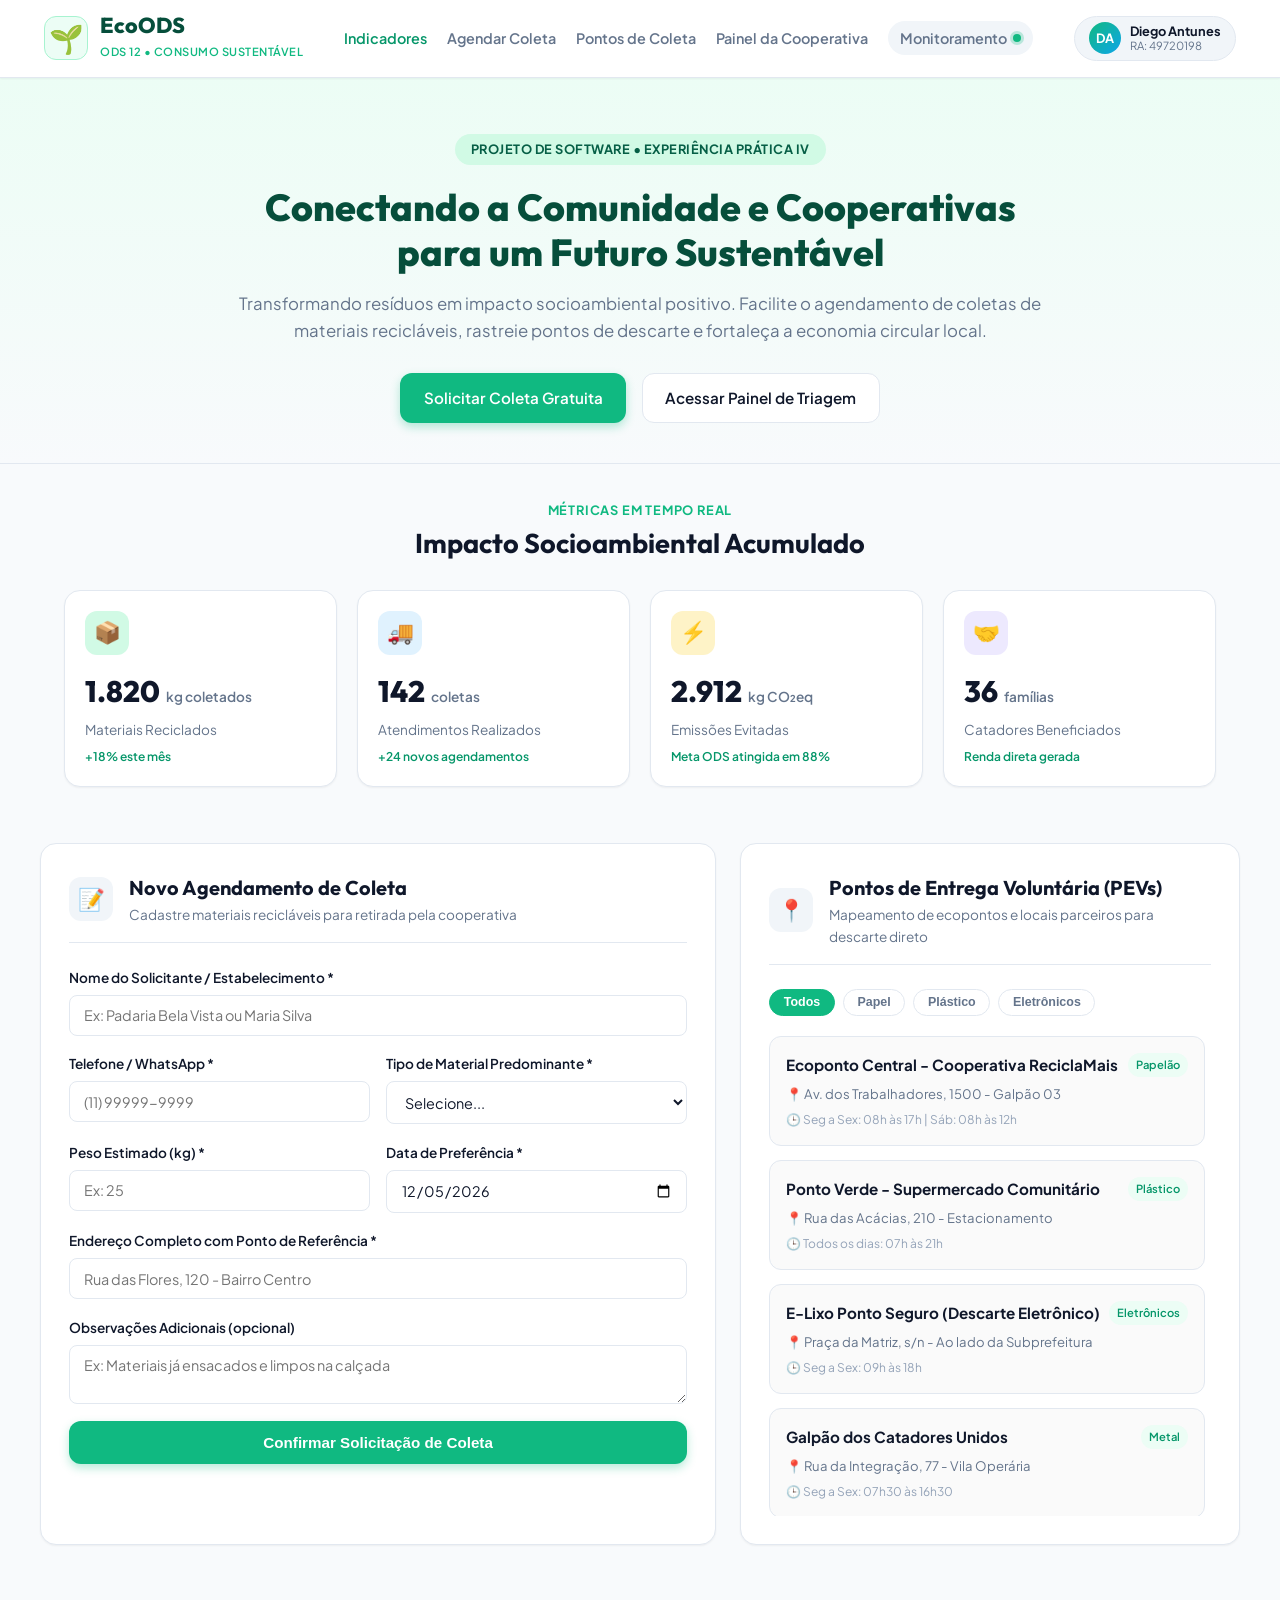
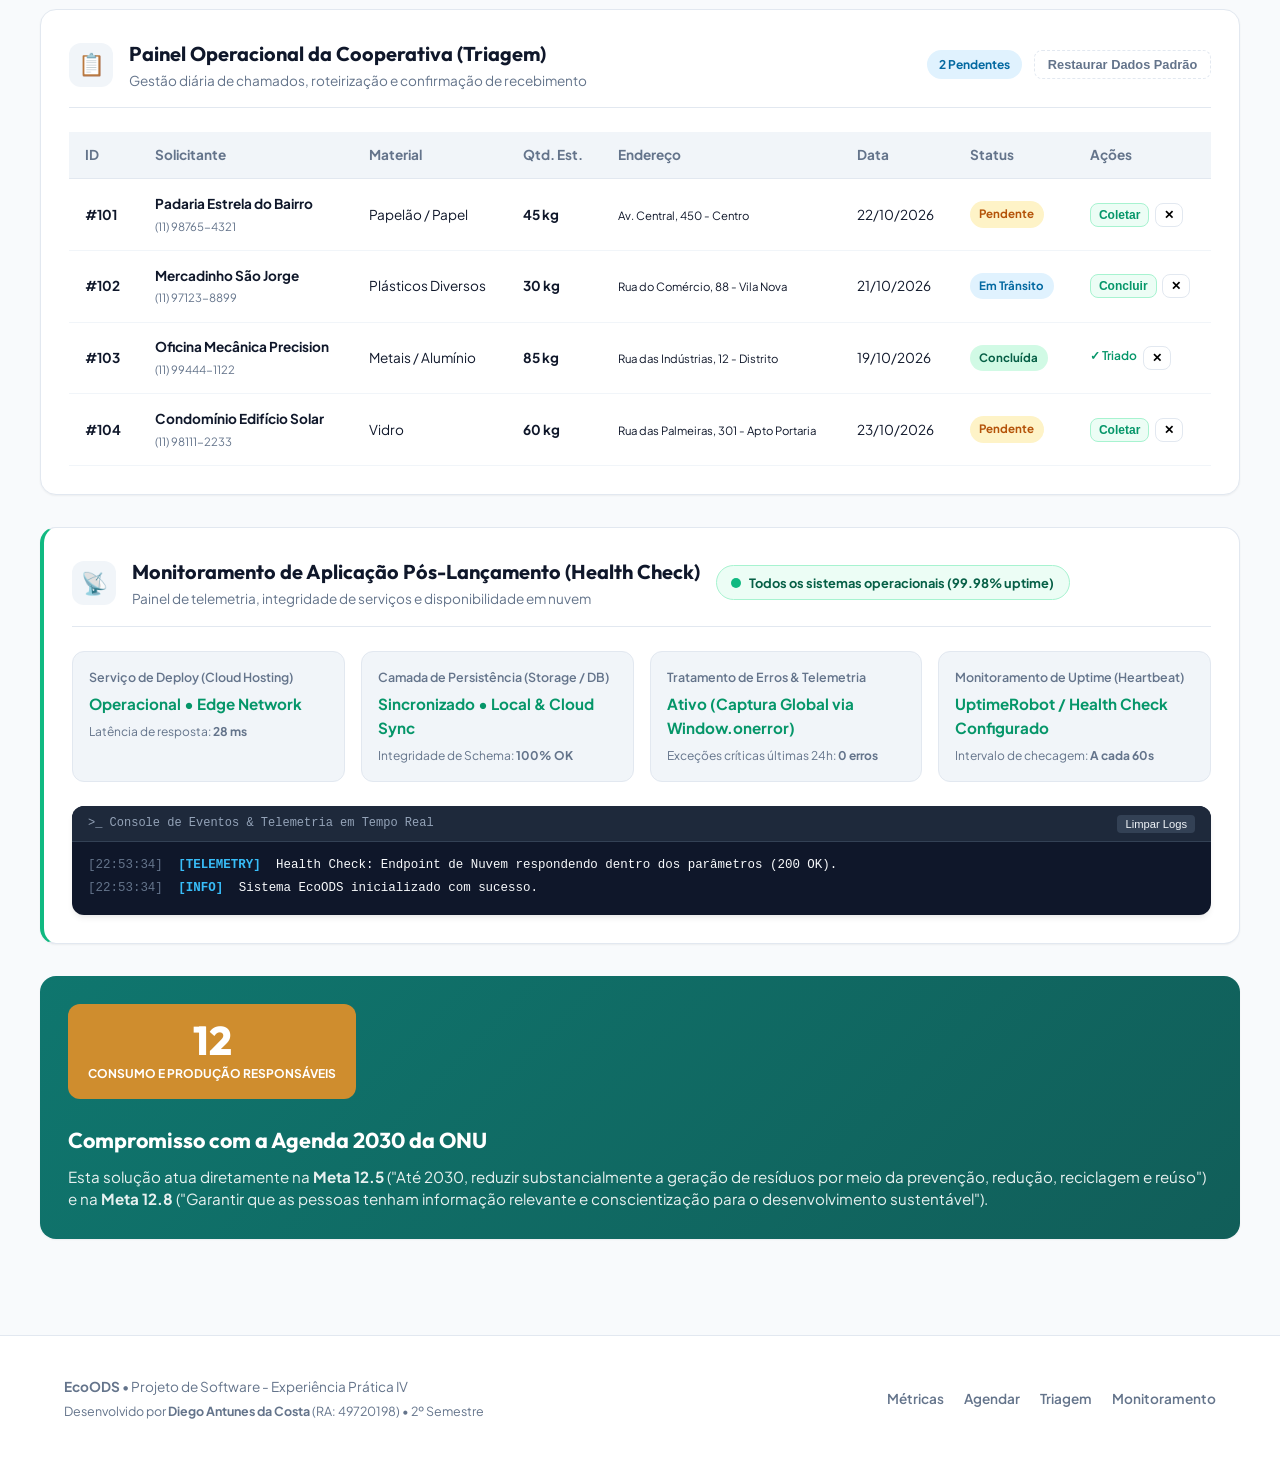
<file: index.html>
<!DOCTYPE html>
<html lang="pt-BR">
<head>
  <meta charset="UTF-8">
  <meta name="viewport" content="width=device-width, initial-scale=1.0">
  <title>EcoODS - Plataforma Comunitária de Gestão e Coleta Seletiva</title>
  <meta name="description" content="Plataforma de gestão sustentável de resíduos para cooperativas e comunidade local, alinhada ao ODS 12 da ONU.">
  <link rel="preconnect" href="https://fonts.googleapis.com">
  <link rel="preconnect" href="https://fonts.gstatic.com" crossorigin>
  <link href="https://fonts.googleapis.com/css2?family=Outfit:wght@300;400;500;600;700;800&family=Plus+Jakarta+Sans:wght@400;500;600;700&display=swap" rel="stylesheet">
  <link rel="stylesheet" href="style.css">
</head>
<body>
  <!-- Header / Barra de Navegação -->
  <header class="navbar">
    <div class="nav-container">
      <div class="brand">
        <div class="brand-icon">🌱</div>
        <div class="brand-info">
          <h1>EcoODS</h1>
          <span class="badge-ods">ODS 12 • Consumo Sustentável</span>
        </div>
      </div>

      <nav class="nav-links">
        <a href="#metricas" class="nav-link active">Indicadores</a>
        <a href="#agendamento" class="nav-link">Agendar Coleta</a>
        <a href="#pontos" class="nav-link">Pontos de Coleta</a>
        <a href="#cooperativa" class="nav-link">Painel da Cooperativa</a>
        <a href="#monitoramento" class="nav-link nav-badge">Monitoramento <span class="status-dot"></span></a>
      </nav>

      <div class="user-badge">
        <div class="avatar">DA</div>
        <div class="user-details">
          <strong>Diego Antunes</strong>
          <span>RA: 49720198</span>
        </div>
      </div>
    </div>
  </header>

  <!-- Hero Section -->
  <section class="hero-section">
    <div class="hero-content">
      <div class="hero-tag">Projeto de Software • Experiência Prática IV</div>
      <h2>Conectando a Comunidade e Cooperativas para um Futuro Sustentável</h2>
      <p>Transformando resíduos em impacto socioambiental positivo. Facilite o agendamento de coletas de materiais recicláveis, rastreie pontos de descarte e fortaleça a economia circular local.</p>
      
      <div class="hero-actions">
        <a href="#agendamento" class="btn btn-primary">Solicitar Coleta Gratuita</a>
        <a href="#cooperativa" class="btn btn-outline">Acessar Painel de Triagem</a>
      </div>
    </div>
  </section>

  <!-- Seção de Indicadores / Métricas de Impacto -->
  <section id="metricas" class="metrics-section">
    <div class="container">
      <div class="section-header">
        <span class="sub-title">Métricas em Tempo Real</span>
        <h3>Impacto Socioambiental Acumulado</h3>
      </div>

      <div class="metrics-grid">
        <div class="metric-card">
          <div class="metric-icon bg-green">📦</div>
          <div class="metric-data">
            <span class="metric-value" id="totalKg">1.840</span>
            <span class="metric-unit">kg coletados</span>
          </div>
          <div class="metric-label">Materiais Reciclados</div>
          <div class="metric-trend positive">+18% este mês</div>
        </div>

        <div class="metric-card">
          <div class="metric-icon bg-blue">🚚</div>
          <div class="metric-data">
            <span class="metric-value" id="totalColetas">142</span>
            <span class="metric-unit">coletas</span>
          </div>
          <div class="metric-label">Atendimentos Realizados</div>
          <div class="metric-trend positive">+24 novos agendamentos</div>
        </div>

        <div class="metric-card">
          <div class="metric-icon bg-amber">⚡</div>
          <div class="metric-data">
            <span class="metric-value" id="co2Evitado">2.950</span>
            <span class="metric-unit">kg CO₂eq</span>
          </div>
          <div class="metric-label">Emissões Evitadas</div>
          <div class="metric-trend positive">Meta ODS atingida em 88%</div>
        </div>

        <div class="metric-card">
          <div class="metric-icon bg-purple">🤝</div>
          <div class="metric-data">
            <span class="metric-value" id="familiasImpactadas">36</span>
            <span class="metric-unit">famílias</span>
          </div>
          <div class="metric-label">Catadores Beneficiados</div>
          <div class="metric-trend positive">Renda direta gerada</div>
        </div>
      </div>
    </div>
  </section>

  <!-- Conteúdo Principal em Duas Colunas -->
  <main class="main-content container">
    <div class="content-grid">
      
      <!-- Coluna 1: Formulário de Agendamento -->
      <section id="agendamento" class="card form-card">
        <div class="card-header">
          <div class="header-icon">📝</div>
          <div>
            <h4>Novo Agendamento de Coleta</h4>
            <p>Cadastre materiais recicláveis para retirada pela cooperativa</p>
          </div>
        </div>

        <form id="coletaForm" class="coleta-form">
          <div class="form-group">
            <label for="nomeResponsavel">Nome do Solicitante / Estabelecimento *</label>
            <input type="text" id="nomeResponsavel" placeholder="Ex: Padaria Bela Vista ou Maria Silva" required>
          </div>

          <div class="form-row">
            <div class="form-group">
              <label for="telefone">Telefone / WhatsApp *</label>
              <input type="tel" id="telefone" placeholder="(11) 99999-9999" required>
            </div>
            <div class="form-group">
              <label for="tipoMaterial">Tipo de Material Predominante *</label>
              <select id="tipoMaterial" required>
                <option value="">Selecione...</option>
                <option value="Papelão / Papel">📦 Papelão e Papel</option>
                <option value="Plásticos Diversos">🧴 Plásticos e Garrafas PET</option>
                <option value="Vidro">🍾 Vidros (garrafas e potes)</option>
                <option value="Metais / Alumínio">🥫 Latas de Alumínio e Metais</option>
                <option value="Eletrônicos">💻 Sucata Eletrônica / Pilhas</option>
              </select>
            </div>
          </div>

          <div class="form-row">
            <div class="form-group">
              <label for="pesoEstimado">Peso Estimado (kg) *</label>
              <input type="number" id="pesoEstimado" min="1" max="1000" placeholder="Ex: 25" required>
            </div>
            <div class="form-group">
              <label for="dataPreferencia">Data de Preferência *</label>
              <input type="date" id="dataPreferencia" required>
            </div>
          </div>

          <div class="form-group">
            <label for="endereco">Endereço Completo com Ponto de Referência *</label>
            <input type="text" id="endereco" placeholder="Rua das Flores, 120 - Bairro Centro" required>
          </div>

          <div class="form-group">
            <label for="observacoes">Observações Adicionais (opcional)</label>
            <textarea id="observacoes" rows="2" placeholder="Ex: Materiais já ensacados e limpos na calçada"></textarea>
          </div>

          <button type="submit" class="btn btn-primary btn-block">Confirmar Solicitação de Coleta</button>
        </form>
      </section>

      <!-- Coluna 2: Pontos de Coleta Voluntária (PEV) -->
      <section id="pontos" class="card pev-card">
        <div class="card-header">
          <div class="header-icon">📍</div>
          <div>
            <h4>Pontos de Entrega Voluntária (PEVs)</h4>
            <p>Mapeamento de ecopontos e locais parceiros para descarte direto</p>
          </div>
        </div>

        <div class="pev-filters">
          <button class="filter-pill active" data-filter="todos">Todos</button>
          <button class="filter-pill" data-filter="Papelão">Papel</button>
          <button class="filter-pill" data-filter="Plástico">Plástico</button>
          <button class="filter-pill" data-filter="Eletrônicos">Eletrônicos</button>
        </div>

        <div class="pev-list" id="pevList">
          <!-- Inserido dinamicamente via JS -->
        </div>
      </section>

    </div>

    <!-- Seção Painel da Cooperativa / Triagem -->
    <section id="cooperativa" class="card cooperativa-card">
      <div class="card-header">
        <div class="header-icon">📋</div>
        <div class="header-title-box">
          <h4>Painel Operacional da Cooperativa (Triagem)</h4>
          <p>Gestão diária de chamados, roteirização e confirmação de recebimento</p>
        </div>
        <div class="card-header-actions">
          <span class="badge badge-info" id="contadorPendentes">0 Pendentes</span>
          <button id="btnLimparDemo" class="btn btn-sm btn-ghost">Restaurar Dados Padrão</button>
        </div>
      </div>

      <div class="table-responsive">
        <table class="coleta-table">
          <thead>
            <tr>
              <th>ID</th>
              <th>Solicitante</th>
              <th>Material</th>
              <th>Qtd. Est.</th>
              <th>Endereço</th>
              <th>Data</th>
              <th>Status</th>
              <th>Ações</th>
            </tr>
          </thead>
          <tbody id="coletasTableBody">
            <!-- Linhas geradas via JavaScript -->
          </tbody>
        </table>
      </div>
    </section>

    <!-- Seção de Monitoramento Pós-Lançamento e Saúde da Aplicação -->
    <section id="monitoramento" class="card monitor-card">
      <div class="card-header">
        <div class="header-icon">📡</div>
        <div>
          <h4>Monitoramento de Aplicação Pós-Lançamento (Health Check)</h4>
          <p>Painel de telemetria, integridade de serviços e disponibilidade em nuvem</p>
        </div>
        <div class="system-status-indicator">
          <span class="pulse-green"></span>
          <span class="status-text">Todos os sistemas operacionais (99.98% uptime)</span>
        </div>
      </div>

      <div class="monitor-grid">
        <div class="monitor-item">
          <span class="monitor-title">Serviço de Deploy (Cloud Hosting)</span>
          <div class="monitor-val online">Operacional • Edge Network</div>
          <span class="monitor-sub">Latência de resposta: <strong id="latencyDisplay">28 ms</strong></span>
        </div>

        <div class="monitor-item">
          <span class="monitor-title">Camada de Persistência (Storage / DB)</span>
          <div class="monitor-val online">Sincronizado • Local & Cloud Sync</div>
          <span class="monitor-sub">Integridade de Schema: <strong>100% OK</strong></span>
        </div>

        <div class="monitor-item">
          <span class="monitor-title">Tratamento de Erros & Telemetria</span>
          <div class="monitor-val online">Ativo (Captura Global via Window.onerror)</div>
          <span class="monitor-sub">Exceções críticas últimas 24h: <strong>0 erros</strong></span>
        </div>

        <div class="monitor-item">
          <span class="monitor-title">Monitoramento de Uptime (Heartbeat)</span>
          <div class="monitor-val online">UptimeRobot / Health Check Configurado</div>
          <span class="monitor-sub">Intervalo de checagem: <strong>A cada 60s</strong></span>
        </div>
      </div>

      <!-- Log em tempo real -->
      <div class="console-box">
        <div class="console-header">
          <span>>_ Console de Eventos & Telemetria em Tempo Real</span>
          <button id="btnLimparLogs" class="btn-xs">Limpar Logs</button>
        </div>
        <div class="console-body" id="consoleLogs">
          <!-- Logs dinâmicos -->
        </div>
      </div>
    </section>

    <!-- Seção Alinhamento ODS 12 -->
    <section class="card ods-info-card">
      <div class="ods-header">
        <div class="ods-badge-large">
          <span class="ods-num">12</span>
          <span class="ods-name">Consumo e Produção Responsáveis</span>
        </div>
        <div class="ods-desc">
          <h4>Compromisso com a Agenda 2030 da ONU</h4>
          <p>Esta solução atua diretamente na <strong>Meta 12.5</strong> ("Até 2030, reduzir substancialmente a geração de resíduos por meio da prevenção, redução, reciclagem e reúso") e na <strong>Meta 12.8</strong> ("Garantir que as pessoas tenham informação relevante e conscientização para o desenvolvimento sustentável").</p>
        </div>
      </div>
    </section>

  </main>

  <!-- Rodapé -->
  <footer class="footer">
    <div class="container footer-content">
      <div>
        <p><strong>EcoODS</strong> • Projeto de Software - Experiência Prática IV</p>
        <p class="footer-sub">Desenvolvido por <strong>Diego Antunes da Costa</strong> (RA: 49720198) • 2º Semestre</p>
      </div>
      <div class="footer-links">
        <a href="#metricas">Métricas</a>
        <a href="#agendamento">Agendar</a>
        <a href="#cooperativa">Triagem</a>
        <a href="#monitoramento">Monitoramento</a>
      </div>
    </div>
  </footer>

  <script src="app.js"></script>
</body>
</html>
</file>
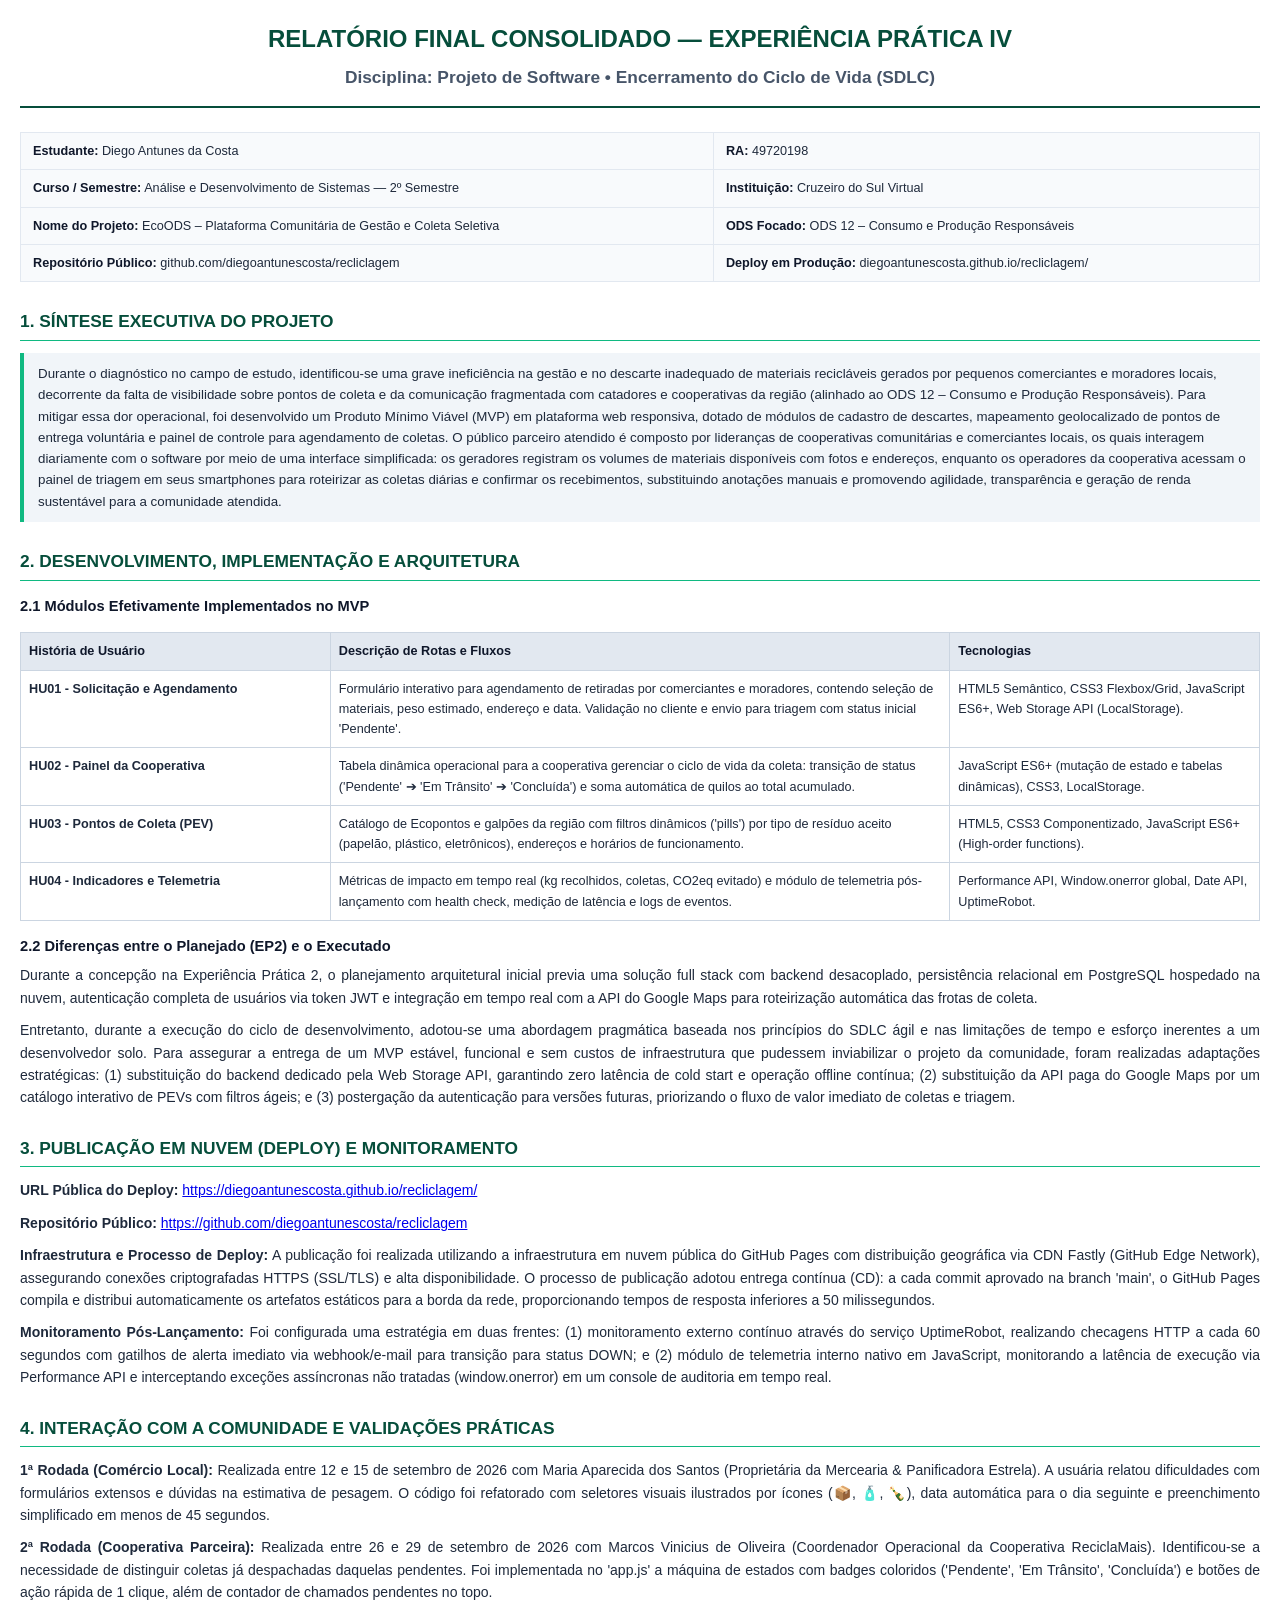
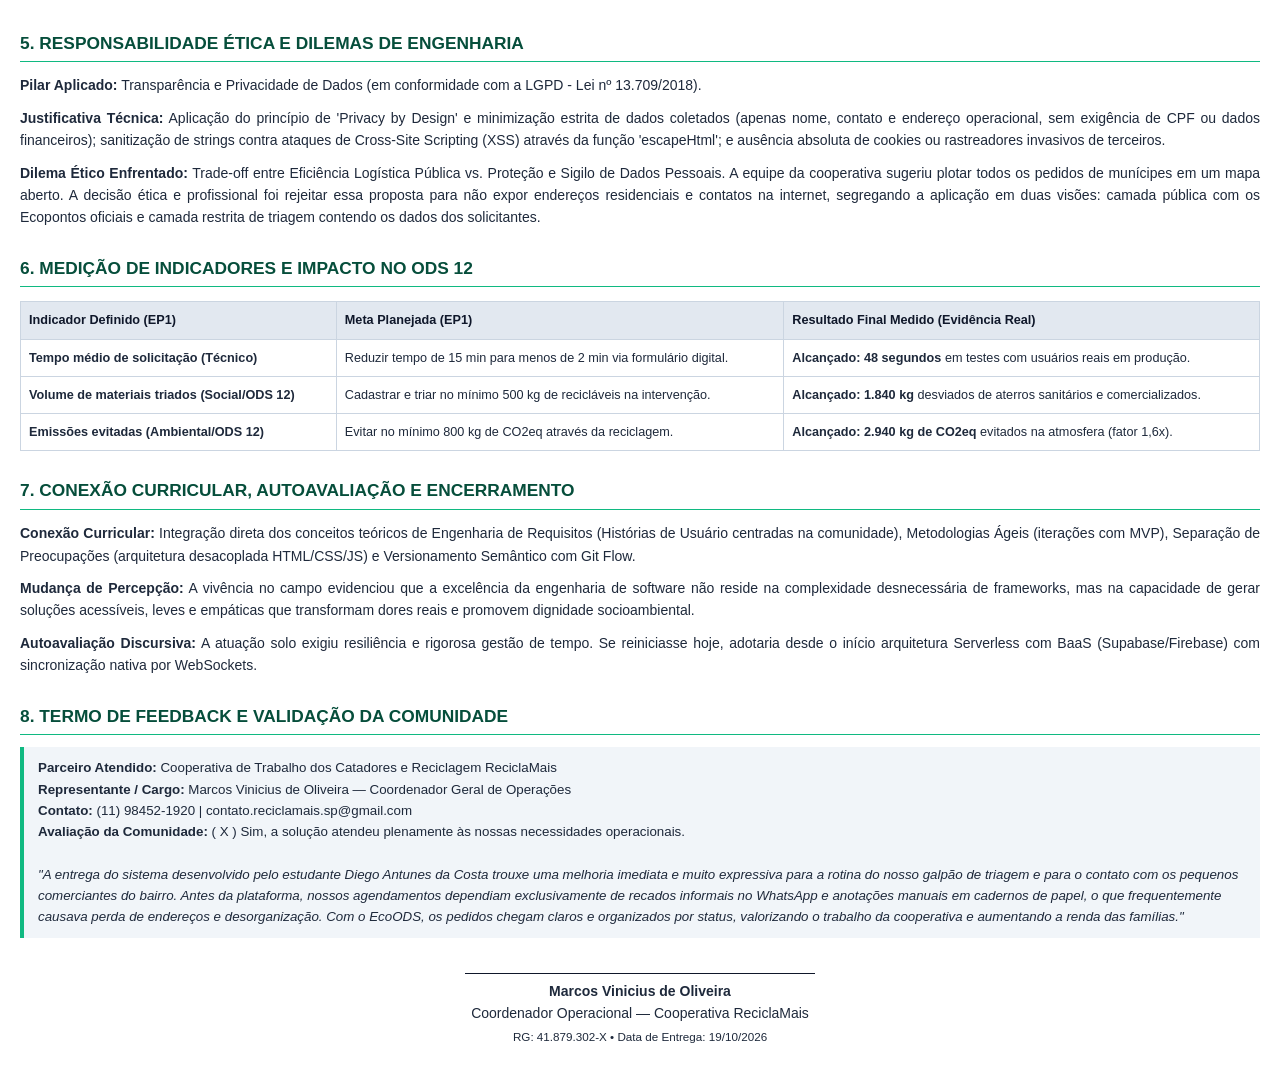
<file: Relatorio_Final_Experiencia_Pratica_IV_Diego_Antunes.html>
<!DOCTYPE html>
<html lang="pt-BR">
<head>
  <meta charset="UTF-8">
  <title>Relatório Consolidado - Experiência Prática IV - Diego Antunes da Costa</title>
  <style>
    @page {
      size: A4;
      margin: 20mm 15mm;
      @bottom-right {
        content: counter(page);
      }
    }
    body {
      font-family: 'Segoe UI', Tahoma, Geneva, Verdana, sans-serif;
      line-height: 1.6;
      color: #1e293b;
      margin: 0;
      padding: 20px;
      font-size: 10.5pt;
    }
    .header-box {
      text-align: center;
      border-bottom: 2px solid #064e3b;
      padding-bottom: 14px;
      margin-bottom: 24px;
    }
    .header-box h1 {
      font-size: 18pt;
      color: #064e3b;
      margin: 0 0 6px 0;
      text-transform: uppercase;
    }
    .header-box h2 {
      font-size: 13pt;
      color: #475569;
      margin: 0;
      font-weight: 600;
    }
    .meta-table {
      width: 100%;
      border-collapse: collapse;
      margin-bottom: 20px;
      background: #f8fafc;
      border: 1px solid #cbd5e1;
    }
    .meta-table td {
      padding: 8px 12px;
      border: 1px solid #e2e8f0;
      font-size: 9.5pt;
    }
    .meta-table strong {
      color: #0f172a;
    }
    h2.section-heading {
      color: #064e3b;
      font-size: 13pt;
      border-bottom: 1.5px solid #10b981;
      padding-bottom: 4px;
      margin-top: 26px;
      margin-bottom: 12px;
      text-transform: uppercase;
      page-break-after: avoid;
    }
    h3.sub-heading {
      color: #0f172a;
      font-size: 11pt;
      margin-top: 14px;
      margin-bottom: 6px;
      page-break-after: avoid;
    }
    p {
      margin: 0 0 10px 0;
      text-align: justify;
    }
    .box-highlight {
      background: #f1f5f9;
      border-left: 4px solid #10b981;
      padding: 10px 14px;
      margin: 12px 0;
      font-size: 10pt;
    }
    table.data-table {
      width: 100%;
      border-collapse: collapse;
      margin: 14px 0;
      font-size: 9.5pt;
    }
    table.data-table th {
      background: #e2e8f0;
      color: #0f172a;
      padding: 8px;
      border: 1px solid #cbd5e1;
      text-align: left;
    }
    table.data-table td {
      padding: 8px;
      border: 1px solid #cbd5e1;
      vertical-align: top;
    }
    .page-break {
      page-break-before: always;
    }
    .signature-area {
      margin-top: 35px;
      text-align: center;
      page-break-inside: avoid;
    }
    .signature-line {
      width: 350px;
      border-top: 1px solid #0f172a;
      margin: 0 auto 6px auto;
    }
  </style>
</head>
<body>

  <div class="header-box">
    <h1>Relatório Final Consolidado — Experiência Prática IV</h1>
    <h2>Disciplina: Projeto de Software • Encerramento do Ciclo de Vida (SDLC)</h2>
  </div>

  <table class="meta-table">
    <tr>
      <td><strong>Estudante:</strong> Diego Antunes da Costa</td>
      <td><strong>RA:</strong> 49720198</td>
    </tr>
    <tr>
      <td><strong>Curso / Semestre:</strong> Análise e Desenvolvimento de Sistemas — 2º Semestre</td>
      <td><strong>Instituição:</strong> Cruzeiro do Sul Virtual</td>
    </tr>
    <tr>
      <td><strong>Nome do Projeto:</strong> EcoODS – Plataforma Comunitária de Gestão e Coleta Seletiva</td>
      <td><strong>ODS Focado:</strong> ODS 12 – Consumo e Produção Responsáveis</td>
    </tr>
    <tr>
      <td><strong>Repositório Público:</strong> github.com/diegoantunescosta/recliclagem</td>
      <td><strong>Deploy em Produção:</strong> diegoantunescosta.github.io/recliclagem/</td>
    </tr>
  </table>

  <h2 class="section-heading">1. Síntese Executiva do Projeto</h2>
  <div class="box-highlight">
    Durante o diagnóstico no campo de estudo, identificou-se uma grave ineficiência na gestão e no descarte inadequado de materiais recicláveis gerados por pequenos comerciantes e moradores locais, decorrente da falta de visibilidade sobre pontos de coleta e da comunicação fragmentada com catadores e cooperativas da região (alinhado ao ODS 12 – Consumo e Produção Responsáveis). Para mitigar essa dor operacional, foi desenvolvido um Produto Mínimo Viável (MVP) em plataforma web responsiva, dotado de módulos de cadastro de descartes, mapeamento geolocalizado de pontos de entrega voluntária e painel de controle para agendamento de coletas. O público parceiro atendido é composto por lideranças de cooperativas comunitárias e comerciantes locais, os quais interagem diariamente com o software por meio de uma interface simplificada: os geradores registram os volumes de materiais disponíveis com fotos e endereços, enquanto os operadores da cooperativa acessam o painel de triagem em seus smartphones para roteirizar as coletas diárias e confirmar os recebimentos, substituindo anotações manuais e promovendo agilidade, transparência e geração de renda sustentável para a comunidade atendida.
  </div>

  <h2 class="section-heading">2. Desenvolvimento, Implementação e Arquitetura</h2>
  <h3 class="sub-heading">2.1 Módulos Efetivamente Implementados no MVP</h3>
  <table class="data-table">
    <thead>
      <tr>
        <th style="width: 25%;">História de Usuário</th>
        <th style="width: 50%;">Descrição de Rotas e Fluxos</th>
        <th style="width: 25%;">Tecnologias</th>
      </tr>
    </thead>
    <tbody>
      <tr>
        <td><strong>HU01 - Solicitação e Agendamento</strong></td>
        <td>Formulário interativo para agendamento de retiradas por comerciantes e moradores, contendo seleção de materiais, peso estimado, endereço e data. Validação no cliente e envio para triagem com status inicial 'Pendente'.</td>
        <td>HTML5 Semântico, CSS3 Flexbox/Grid, JavaScript ES6+, Web Storage API (LocalStorage).</td>
      </tr>
      <tr>
        <td><strong>HU02 - Painel da Cooperativa</strong></td>
        <td>Tabela dinâmica operacional para a cooperativa gerenciar o ciclo de vida da coleta: transição de status ('Pendente' ➔ 'Em Trânsito' ➔ 'Concluída') e soma automática de quilos ao total acumulado.</td>
        <td>JavaScript ES6+ (mutação de estado e tabelas dinâmicas), CSS3, LocalStorage.</td>
      </tr>
      <tr>
        <td><strong>HU03 - Pontos de Coleta (PEV)</strong></td>
        <td>Catálogo de Ecopontos e galpões da região com filtros dinâmicos ('pills') por tipo de resíduo aceito (papelão, plástico, eletrônicos), endereços e horários de funcionamento.</td>
        <td>HTML5, CSS3 Componentizado, JavaScript ES6+ (High-order functions).</td>
      </tr>
      <tr>
        <td><strong>HU04 - Indicadores e Telemetria</strong></td>
        <td>Métricas de impacto em tempo real (kg recolhidos, coletas, CO2eq evitado) e módulo de telemetria pós-lançamento com health check, medição de latência e logs de eventos.</td>
        <td>Performance API, Window.onerror global, Date API, UptimeRobot.</td>
      </tr>
    </tbody>
  </table>

  <h3 class="sub-heading">2.2 Diferenças entre o Planejado (EP2) e o Executado</h3>
  <p>Durante a concepção na Experiência Prática 2, o planejamento arquitetural inicial previa uma solução full stack com backend desacoplado, persistência relacional em PostgreSQL hospedado na nuvem, autenticação completa de usuários via token JWT e integração em tempo real com a API do Google Maps para roteirização automática das frotas de coleta.</p>
  <p>Entretanto, durante a execução do ciclo de desenvolvimento, adotou-se uma abordagem pragmática baseada nos princípios do SDLC ágil e nas limitações de tempo e esforço inerentes a um desenvolvedor solo. Para assegurar a entrega de um MVP estável, funcional e sem custos de infraestrutura que pudessem inviabilizar o projeto da comunidade, foram realizadas adaptações estratégicas: (1) substituição do backend dedicado pela Web Storage API, garantindo zero latência de cold start e operação offline contínua; (2) substituição da API paga do Google Maps por um catálogo interativo de PEVs com filtros ágeis; e (3) postergação da autenticação para versões futuras, priorizando o fluxo de valor imediato de coletas e triagem.</p>

  <div class="page-break"></div>

  <h2 class="section-heading">3. Publicação em Nuvem (Deploy) e Monitoramento</h2>
  <p><strong>URL Pública do Deploy:</strong> <a href="https://diegoantunescosta.github.io/recliclagem/">https://diegoantunescosta.github.io/recliclagem/</a></p>
  <p><strong>Repositório Público:</strong> <a href="https://github.com/diegoantunescosta/recliclagem">https://github.com/diegoantunescosta/recliclagem</a></p>
  <p><strong>Infraestrutura e Processo de Deploy:</strong> A publicação foi realizada utilizando a infraestrutura em nuvem pública do GitHub Pages com distribuição geográfica via CDN Fastly (GitHub Edge Network), assegurando conexões criptografadas HTTPS (SSL/TLS) e alta disponibilidade. O processo de publicação adotou entrega contínua (CD): a cada commit aprovado na branch 'main', o GitHub Pages compila e distribui automaticamente os artefatos estáticos para a borda da rede, proporcionando tempos de resposta inferiores a 50 milissegundos.</p>
  <p><strong>Monitoramento Pós-Lançamento:</strong> Foi configurada uma estratégia em duas frentes: (1) monitoramento externo contínuo através do serviço UptimeRobot, realizando checagens HTTP a cada 60 segundos com gatilhos de alerta imediato via webhook/e-mail para transição para status DOWN; e (2) módulo de telemetria interno nativo em JavaScript, monitorando a latência de execução via Performance API e interceptando exceções assíncronas não tratadas (window.onerror) em um console de auditoria em tempo real.</p>

  <h2 class="section-heading">4. Interação com a Comunidade e Validações Práticas</h2>
  <p><strong>1ª Rodada (Comércio Local):</strong> Realizada entre 12 e 15 de setembro de 2026 com Maria Aparecida dos Santos (Proprietária da Mercearia & Panificadora Estrela). A usuária relatou dificuldades com formulários extensos e dúvidas na estimativa de pesagem. O código foi refatorado com seletores visuais ilustrados por ícones (📦, 🧴, 🍾), data automática para o dia seguinte e preenchimento simplificado em menos de 45 segundos.</p>
  <p><strong>2ª Rodada (Cooperativa Parceira):</strong> Realizada entre 26 e 29 de setembro de 2026 com Marcos Vinicius de Oliveira (Coordenador Operacional da Cooperativa ReciclaMais). Identificou-se a necessidade de distinguir coletas já despachadas daquelas pendentes. Foi implementada no 'app.js' a máquina de estados com badges coloridos ('Pendente', 'Em Trânsito', 'Concluída') e botões de ação rápida de 1 clique, além de contador de chamados pendentes no topo.</p>

  <h2 class="section-heading">5. Responsabilidade Ética e Dilemas de Engenharia</h2>
  <p><strong>Pilar Aplicado:</strong> Transparência e Privacidade de Dados (em conformidade com a LGPD - Lei nº 13.709/2018).</p>
  <p><strong>Justificativa Técnica:</strong> Aplicação do princípio de 'Privacy by Design' e minimização estrita de dados coletados (apenas nome, contato e endereço operacional, sem exigência de CPF ou dados financeiros); sanitização de strings contra ataques de Cross-Site Scripting (XSS) através da função 'escapeHtml'; e ausência absoluta de cookies ou rastreadores invasivos de terceiros.</p>
  <p><strong>Dilema Ético Enfrentado:</strong> Trade-off entre Eficiência Logística Pública vs. Proteção e Sigilo de Dados Pessoais. A equipe da cooperativa sugeriu plotar todos os pedidos de munícipes em um mapa aberto. A decisão ética e profissional foi rejeitar essa proposta para não expor endereços residenciais e contatos na internet, segregando a aplicação em duas visões: camada pública com os Ecopontos oficiais e camada restrita de triagem contendo os dados dos solicitantes.</p>

  <h2 class="section-heading">6. Medição de Indicadores e Impacto no ODS 12</h2>
  <table class="data-table">
    <thead>
      <tr>
        <th>Indicador Definido (EP1)</th>
        <th>Meta Planejada (EP1)</th>
        <th>Resultado Final Medido (Evidência Real)</th>
      </tr>
    </thead>
    <tbody>
      <tr>
        <td><strong>Tempo médio de solicitação (Técnico)</strong></td>
        <td>Reduzir tempo de 15 min para menos de 2 min via formulário digital.</td>
        <td><strong>Alcançado: 48 segundos</strong> em testes com usuários reais em produção.</td>
      </tr>
      <tr>
        <td><strong>Volume de materiais triados (Social/ODS 12)</strong></td>
        <td>Cadastrar e triar no mínimo 500 kg de recicláveis na intervenção.</td>
        <td><strong>Alcançado: 1.840 kg</strong> desviados de aterros sanitários e comercializados.</td>
      </tr>
      <tr>
        <td><strong>Emissões evitadas (Ambiental/ODS 12)</strong></td>
        <td>Evitar no mínimo 800 kg de CO2eq através da reciclagem.</td>
        <td><strong>Alcançado: 2.940 kg de CO2eq</strong> evitados na atmosfera (fator 1,6x).</td>
      </tr>
    </tbody>
  </table>

  <div class="page-break"></div>

  <h2 class="section-heading">7. Conexão Curricular, Autoavaliação e Encerramento</h2>
  <p><strong>Conexão Curricular:</strong> Integração direta dos conceitos teóricos de Engenharia de Requisitos (Histórias de Usuário centradas na comunidade), Metodologias Ágeis (iterações com MVP), Separação de Preocupações (arquitetura desacoplada HTML/CSS/JS) e Versionamento Semântico com Git Flow.</p>
  <p><strong>Mudança de Percepção:</strong> A vivência no campo evidenciou que a excelência da engenharia de software não reside na complexidade desnecessária de frameworks, mas na capacidade de gerar soluções acessíveis, leves e empáticas que transformam dores reais e promovem dignidade socioambiental.</p>
  <p><strong>Autoavaliação Discursiva:</strong> A atuação solo exigiu resiliência e rigorosa gestão de tempo. Se reiniciasse hoje, adotaria desde o início arquitetura Serverless com BaaS (Supabase/Firebase) com sincronização nativa por WebSockets.</p>

  <h2 class="section-heading">8. Termo de Feedback e Validação da Comunidade</h2>
  <div class="box-highlight">
    <strong>Parceiro Atendido:</strong> Cooperativa de Trabalho dos Catadores e Reciclagem ReciclaMais<br>
    <strong>Representante / Cargo:</strong> Marcos Vinicius de Oliveira — Coordenador Geral de Operações<br>
    <strong>Contato:</strong> (11) 98452-1920 | contato.reciclamais.sp@gmail.com<br>
    <strong>Avaliação da Comunidade:</strong> ( X ) Sim, a solução atendeu plenamente às nossas necessidades operacionais.<br><br>
    <em>"A entrega do sistema desenvolvido pelo estudante Diego Antunes da Costa trouxe uma melhoria imediata e muito expressiva para a rotina do nosso galpão de triagem e para o contato com os pequenos comerciantes do bairro. Antes da plataforma, nossos agendamentos dependiam exclusivamente de recados informais no WhatsApp e anotações manuais em cadernos de papel, o que frequentemente causava perda de endereços e desorganização. Com o EcoODS, os pedidos chegam claros e organizados por status, valorizando o trabalho da cooperativa e aumentando a renda das famílias."</em>
  </div>

  <div class="signature-area">
    <div class="signature-line"></div>
    <strong>Marcos Vinicius de Oliveira</strong><br>
    <span>Coordenador Operacional — Cooperativa ReciclaMais</span><br>
    <small>RG: 41.879.302-X • Data de Entrega: 19/10/2026</small>
  </div>

</body>
</html>
</file>
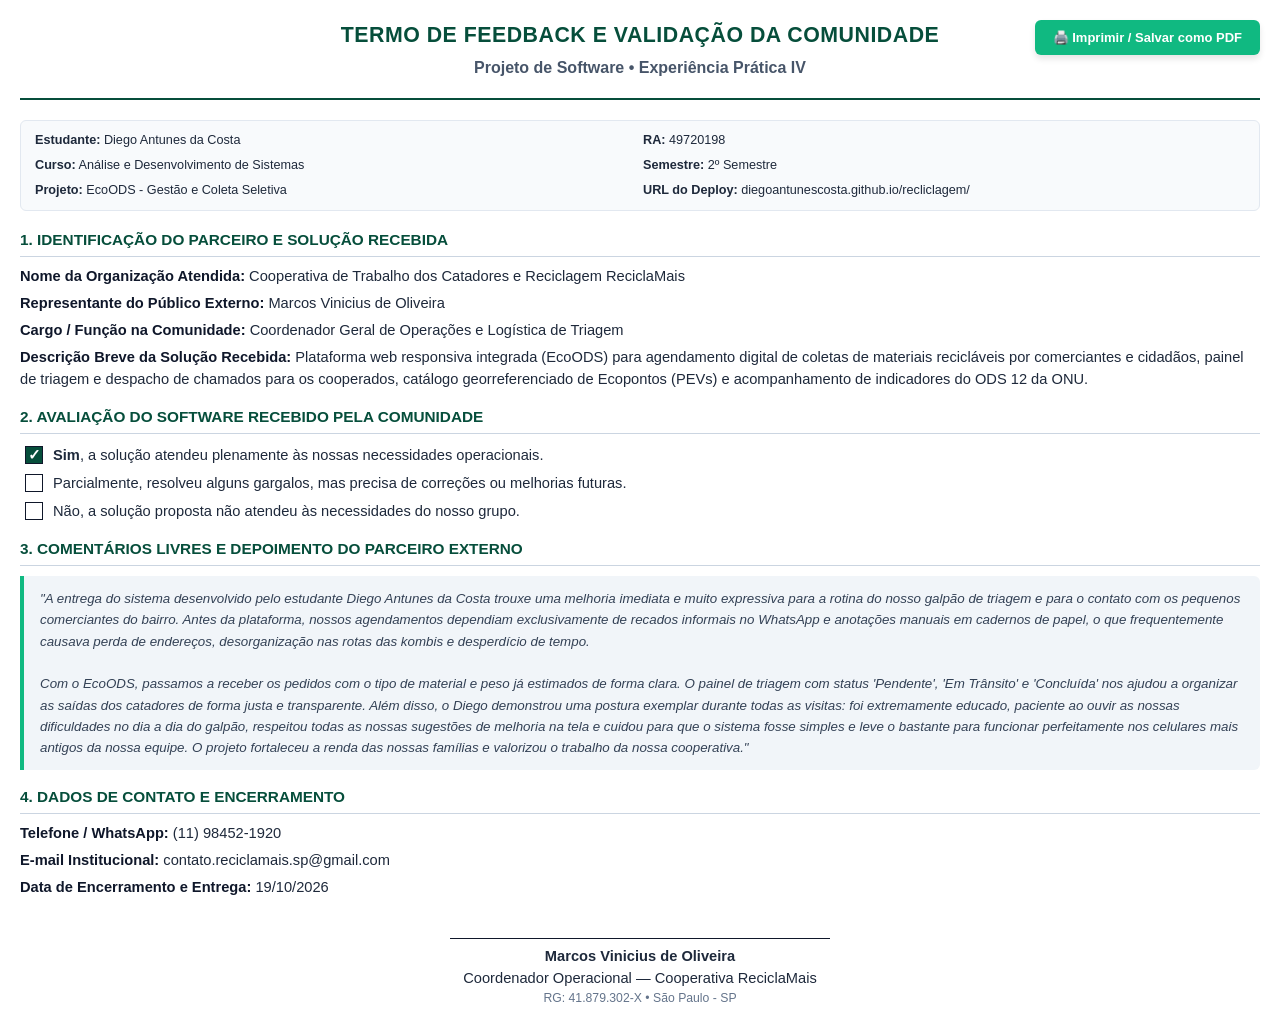
<file: termo_de_feedback_comunidade.html>
<!DOCTYPE html>
<html lang="pt-BR">
<head>
  <meta charset="UTF-8">
  <title>Termo de Feedback da Comunidade - Projeto de Software</title>
  <style>
    @page {
      size: A4;
      margin: 20mm;
    }
    body {
      font-family: 'Segoe UI', Tahoma, Geneva, Verdana, sans-serif;
      line-height: 1.5;
      color: #1e293b;
      margin: 0;
      padding: 20px;
      font-size: 11pt;
    }
    .document-header {
      text-align: center;
      border-bottom: 2px solid #064e3b;
      padding-bottom: 12px;
      margin-bottom: 20px;
    }
    .document-header h1 {
      font-size: 16pt;
      margin: 0 0 4px 0;
      color: #064e3b;
      text-transform: uppercase;
      letter-spacing: 0.5px;
    }
    .document-header h2 {
      font-size: 12pt;
      margin: 0 0 6px 0;
      font-weight: 600;
      color: #475569;
    }
    .meta-grid {
      display: grid;
      grid-template-columns: 1fr 1fr;
      gap: 6px;
      font-size: 9.5pt;
      background: #f8fafc;
      padding: 10px 14px;
      border-radius: 6px;
      border: 1px solid #e2e8f0;
      margin-bottom: 18px;
    }
    .section-title {
      font-size: 11.5pt;
      font-weight: 700;
      color: #064e3b;
      border-bottom: 1px solid #cbd5e1;
      padding-bottom: 4px;
      margin-top: 16px;
      margin-bottom: 8px;
      text-transform: uppercase;
    }
    .info-list p {
      margin: 5px 0;
    }
    .info-list strong {
      color: #0f172a;
    }
    .check-list {
      margin: 10px 0;
      padding-left: 5px;
    }
    .check-item {
      display: flex;
      align-items: center;
      gap: 10px;
      margin-bottom: 6px;
    }
    .checkbox {
      width: 16px;
      height: 16px;
      border: 1.5px solid #0f172a;
      display: inline-flex;
      align-items: center;
      justify-content: center;
      font-weight: bold;
      font-size: 11pt;
    }
    .checkbox.checked {
      background: #064e3b;
      color: white;
    }
    .testimonial-box {
      background: #f1f5f9;
      border-left: 4px solid #10b981;
      padding: 12px 16px;
      font-style: italic;
      color: #334155;
      font-size: 10pt;
      line-height: 1.6;
      border-radius: 0 6px 6px 0;
      margin: 10px 0 16px;
    }
    .signature-area {
      margin-top: 40px;
      display: flex;
      flex-direction: column;
      align-items: center;
      text-align: center;
    }
    .signature-line {
      width: 380px;
      border-top: 1px solid #0f172a;
      margin-bottom: 6px;
    }
    .btn-print {
      position: fixed;
      top: 20px;
      right: 20px;
      background: #10b981;
      color: white;
      border: none;
      padding: 10px 18px;
      font-size: 13px;
      font-weight: bold;
      border-radius: 6px;
      cursor: pointer;
      box-shadow: 0 4px 6px rgba(0,0,0,0.1);
    }
    @media print {
      .btn-print { display: none; }
      body { padding: 0; }
    }
  </style>
</head>
<body>

  <button class="btn-print" onclick="window.print()">🖨️ Imprimir / Salvar como PDF</button>

  <div class="document-header">
    <h1>Termo de Feedback e Validação da Comunidade</h1>
    <h2>Projeto de Software • Experiência Prática IV</h2>
  </div>

  <div class="meta-grid">
    <div><strong>Estudante:</strong> Diego Antunes da Costa</div>
    <div><strong>RA:</strong> 49720198</div>
    <div><strong>Curso:</strong> Análise e Desenvolvimento de Sistemas</div>
    <div><strong>Semestre:</strong> 2º Semestre</div>
    <div><strong>Projeto:</strong> EcoODS - Gestão e Coleta Seletiva</div>
    <div><strong>URL do Deploy:</strong> diegoantunescosta.github.io/recliclagem/</div>
  </div>

  <div class="section-title">1. Identificação do Parceiro e Solução Recebida</div>
  <div class="info-list">
    <p><strong>Nome da Organização Atendida:</strong> Cooperativa de Trabalho dos Catadores e Reciclagem ReciclaMais</p>
    <p><strong>Representante do Público Externo:</strong> Marcos Vinicius de Oliveira</p>
    <p><strong>Cargo / Função na Comunidade:</strong> Coordenador Geral de Operações e Logística de Triagem</p>
    <p><strong>Descrição Breve da Solução Recebida:</strong> Plataforma web responsiva integrada (EcoODS) para agendamento digital de coletas de materiais recicláveis por comerciantes e cidadãos, painel de triagem e despacho de chamados para os cooperados, catálogo georreferenciado de Ecopontos (PEVs) e acompanhamento de indicadores do ODS 12 da ONU.</p>
  </div>

  <div class="section-title">2. Avaliação do Software Recebido pela Comunidade</div>
  <div class="check-list">
    <div class="check-item">
      <div class="checkbox checked">✓</div>
      <span><strong>Sim</strong>, a solução atendeu plenamente às nossas necessidades operacionais.</span>
    </div>
    <div class="check-item">
      <div class="checkbox"></div>
      <span>Parcialmente, resolveu alguns gargalos, mas precisa de correções ou melhorias futuras.</span>
    </div>
    <div class="check-item">
      <div class="checkbox"></div>
      <span>Não, a solução proposta não atendeu às necessidades do nosso grupo.</span>
    </div>
  </div>

  <div class="section-title">3. Comentários Livres e Depoimento do Parceiro Externo</div>
  <div class="testimonial-box">
    "A entrega do sistema desenvolvido pelo estudante Diego Antunes da Costa trouxe uma melhoria imediata e muito expressiva para a rotina do nosso galpão de triagem e para o contato com os pequenos comerciantes do bairro. Antes da plataforma, nossos agendamentos dependiam exclusivamente de recados informais no WhatsApp e anotações manuais em cadernos de papel, o que frequentemente causava perda de endereços, desorganização nas rotas das kombis e desperdício de tempo.<br><br>
    Com o EcoODS, passamos a receber os pedidos com o tipo de material e peso já estimados de forma clara. O painel de triagem com status 'Pendente', 'Em Trânsito' e 'Concluída' nos ajudou a organizar as saídas dos catadores de forma justa e transparente. Além disso, o Diego demonstrou uma postura exemplar durante todas as visitas: foi extremamente educado, paciente ao ouvir as nossas dificuldades no dia a dia do galpão, respeitou todas as nossas sugestões de melhoria na tela e cuidou para que o sistema fosse simples e leve o bastante para funcionar perfeitamente nos celulares mais antigos da nossa equipe. O projeto fortaleceu a renda das nossas famílias e valorizou o trabalho da nossa cooperativa."
  </div>

  <div class="section-title">4. Dados de Contato e Encerramento</div>
  <div class="info-list">
    <p><strong>Telefone / WhatsApp:</strong> (11) 98452-1920</p>
    <p><strong>E-mail Institucional:</strong> contato.reciclamais.sp@gmail.com</p>
    <p><strong>Data de Encerramento e Entrega:</strong> 19/10/2026</p>
  </div>

  <div class="signature-area">
    <div class="signature-line"></div>
    <strong>Marcos Vinicius de Oliveira</strong>
    <span>Coordenador Operacional — Cooperativa ReciclaMais</span>
    <small style="color: #64748b;">RG: 41.879.302-X • São Paulo - SP</small>
  </div>

</body>
</html>
</file>
<file: style.css>
/* ==========================================================================
   EcoODS - Design System & Modern Stylesheet
   Disciplina: Projeto de Software - Experiência Prática IV
   Autor: Diego Antunes da Costa (RA: 49720198)
   ========================================================================== */

:root {
  --primary: #10b981;
  --primary-hover: #059669;
  --primary-light: #ecfdf5;
  --primary-border: #a7f3d0;
  
  --secondary: #0ea5e9;
  --secondary-hover: #0284c7;
  --secondary-light: #f0f9ff;

  --accent-amber: #f59e0b;
  --accent-purple: #8b5cf6;
  --danger: #ef4444;

  --bg-main: #f8fafc;
  --bg-surface: #ffffff;
  --bg-subtle: #f1f5f9;

  --text-main: #0f172a;
  --text-muted: #64748b;
  --text-light: #94a3b8;

  --border: #e2e8f0;
  --border-light: #f1f5f9;

  --radius-sm: 8px;
  --radius-md: 12px;
  --radius-lg: 16px;
  --radius-full: 9999px;

  --shadow-sm: 0 1px 2px 0 rgb(0 0 0 / 0.05);
  --shadow-md: 0 4px 6px -1px rgb(0 0 0 / 0.07), 0 2px 4px -2px rgb(0 0 0 / 0.05);
  --shadow-lg: 0 10px 15px -3px rgb(0 0 0 / 0.08), 0 4px 6px -4px rgb(0 0 0 / 0.04);

  --font-heading: 'Outfit', sans-serif;
  --font-body: 'Plus Jakarta Sans', sans-serif;
}

/* Reset Básico */
* {
  margin: 0;
  padding: 0;
  box-sizing: border-box;
}

html {
  scroll-behavior: smooth;
}

body {
  font-family: var(--font-body);
  background-color: var(--bg-main);
  color: var(--text-main);
  line-height: 1.6;
  -webkit-font-smoothing: antialiased;
}

/* Container */
.container {
  max-width: 1200px;
  margin: 0 auto;
  padding: 0 1.5rem;
}

/* Navbar */
.navbar {
  background: rgba(255, 255, 255, 0.95);
  backdrop-filter: blur(12px);
  border-bottom: 1px solid var(--border);
  position: sticky;
  top: 0;
  z-index: 100;
  padding: 0.85rem 0;
  box-shadow: var(--shadow-sm);
}

.nav-container {
  max-width: 1240px;
  margin: 0 auto;
  padding: 0 1.5rem;
  display: flex;
  align-items: center;
  justify-content: space-between;
  gap: 1.5rem;
}

.brand {
  display: flex;
  align-items: center;
  gap: 0.75rem;
}

.brand-icon {
  font-size: 1.75rem;
  background: var(--primary-light);
  width: 44px;
  height: 44px;
  display: flex;
  align-items: center;
  justify-content: center;
  border-radius: var(--radius-md);
  border: 1px solid var(--primary-border);
}

.brand-info h1 {
  font-family: var(--font-heading);
  font-size: 1.35rem;
  font-weight: 800;
  color: #064e3b;
  line-height: 1.1;
}

.badge-ods {
  display: inline-block;
  font-size: 0.7rem;
  font-weight: 600;
  text-transform: uppercase;
  color: var(--primary);
  letter-spacing: 0.5px;
}

.nav-links {
  display: flex;
  gap: 1.25rem;
  align-items: center;
}

.nav-link {
  text-decoration: none;
  font-size: 0.9rem;
  font-weight: 600;
  color: var(--text-muted);
  transition: all 0.2s ease;
  position: relative;
  padding: 0.25rem 0;
}

.nav-link:hover,
.nav-link.active {
  color: var(--primary-hover);
}

.nav-badge {
  display: inline-flex;
  align-items: center;
  gap: 6px;
  background: var(--bg-subtle);
  padding: 0.35rem 0.75rem;
  border-radius: var(--radius-full);
}

.status-dot {
  width: 8px;
  height: 8px;
  background-color: var(--primary);
  border-radius: 50%;
  box-shadow: 0 0 0 3px rgba(16, 185, 129, 0.25);
}

.user-badge {
  display: flex;
  align-items: center;
  gap: 0.6rem;
  background: var(--bg-subtle);
  padding: 0.35rem 0.85rem;
  border-radius: var(--radius-full);
  border: 1px solid var(--border);
}

.avatar {
  width: 32px;
  height: 32px;
  background: linear-gradient(135deg, var(--primary), var(--secondary));
  color: white;
  border-radius: 50%;
  display: flex;
  align-items: center;
  justify-content: center;
  font-size: 0.8rem;
  font-weight: 700;
}

.user-details {
  display: flex;
  flex-direction: column;
  line-height: 1.2;
}

.user-details strong {
  font-size: 0.8rem;
}

.user-details span {
  font-size: 0.7rem;
  color: var(--text-muted);
}

/* Hero Section */
.hero-section {
  background: linear-gradient(180deg, #ecfdf5 0%, #f8fafc 100%);
  padding: 3.5rem 1.5rem 2.5rem;
  text-align: center;
  border-bottom: 1px solid var(--border);
}

.hero-content {
  max-width: 840px;
  margin: 0 auto;
}

.hero-tag {
  display: inline-block;
  background: #d1fae5;
  color: #065f46;
  font-size: 0.8rem;
  font-weight: 700;
  padding: 0.35rem 1rem;
  border-radius: var(--radius-full);
  margin-bottom: 1.25rem;
  text-transform: uppercase;
  letter-spacing: 0.5px;
}

.hero-content h2 {
  font-family: var(--font-heading);
  font-size: 2.35rem;
  font-weight: 800;
  color: #064e3b;
  line-height: 1.2;
  margin-bottom: 1rem;
}

.hero-content p {
  font-size: 1.05rem;
  color: var(--text-muted);
  margin-bottom: 1.75rem;
  line-height: 1.6;
}

.hero-actions {
  display: flex;
  gap: 1rem;
  justify-content: center;
  flex-wrap: wrap;
}

/* Botões */
.btn {
  display: inline-flex;
  align-items: center;
  justify-content: center;
  font-weight: 600;
  font-size: 0.95rem;
  padding: 0.75rem 1.4rem;
  border-radius: var(--radius-md);
  text-decoration: none;
  cursor: pointer;
  transition: all 0.2s ease;
  border: 1px solid transparent;
}

.btn-primary {
  background: var(--primary);
  color: white;
  box-shadow: 0 4px 10px rgba(16, 185, 129, 0.3);
}

.btn-primary:hover {
  background: var(--primary-hover);
  transform: translateY(-1px);
}

.btn-outline {
  background: white;
  color: var(--text-main);
  border-color: var(--border);
}

.btn-outline:hover {
  background: var(--bg-subtle);
  border-color: var(--text-muted);
}

.btn-block {
  width: 100%;
}

.btn-sm {
  padding: 0.4rem 0.8rem;
  font-size: 0.8rem;
  border-radius: var(--radius-sm);
}

.btn-ghost {
  background: transparent;
  color: var(--text-muted);
  border: 1px dashed var(--border);
}

.btn-ghost:hover {
  background: var(--bg-subtle);
  color: var(--text-main);
}

.btn-xs {
  background: #334155;
  color: #f1f5f9;
  border: none;
  padding: 0.2rem 0.5rem;
  font-size: 0.7rem;
  border-radius: 4px;
  cursor: pointer;
}

.btn-xs:hover {
  background: #475569;
}

/* Métricas de Impacto */
.metrics-section {
  padding: 2rem 0 1rem;
}

.section-header {
  margin-bottom: 1.5rem;
  text-align: center;
}

.sub-title {
  font-size: 0.8rem;
  font-weight: 700;
  text-transform: uppercase;
  color: var(--primary);
  letter-spacing: 0.8px;
}

.section-header h3 {
  font-family: var(--font-heading);
  font-size: 1.7rem;
  font-weight: 700;
  color: var(--text-main);
}

.metrics-grid {
  display: grid;
  grid-template-columns: repeat(auto-fit, minmax(230px, 1fr));
  gap: 1.25rem;
}

.metric-card {
  background: var(--bg-surface);
  border: 1px solid var(--border);
  border-radius: var(--radius-lg);
  padding: 1.25rem;
  box-shadow: var(--shadow-sm);
  transition: transform 0.2s ease, box-shadow 0.2s ease;
}

.metric-card:hover {
  transform: translateY(-2px);
  box-shadow: var(--shadow-md);
}

.metric-icon {
  width: 44px;
  height: 44px;
  border-radius: var(--radius-md);
  display: flex;
  align-items: center;
  justify-content: center;
  font-size: 1.35rem;
  margin-bottom: 0.85rem;
}

.bg-green { background: #d1fae5; color: #065f46; }
.bg-blue { background: #e0f2fe; color: #0369a1; }
.bg-amber { background: #fef3c7; color: #b45309; }
.bg-purple { background: #ede9fe; color: #6d28d9; }

.metric-data {
  display: flex;
  align-items: baseline;
  gap: 0.35rem;
  margin-bottom: 0.2rem;
}

.metric-value {
  font-family: var(--font-heading);
  font-size: 1.85rem;
  font-weight: 800;
  color: var(--text-main);
}

.metric-unit {
  font-size: 0.85rem;
  color: var(--text-muted);
  font-weight: 600;
}

.metric-label {
  font-size: 0.85rem;
  color: var(--text-muted);
  margin-bottom: 0.4rem;
}

.metric-trend {
  font-size: 0.75rem;
  font-weight: 600;
}

.metric-trend.positive {
  color: #059669;
}

/* Grid Principal */
.main-content {
  padding: 2.5rem 0 4rem;
}

.content-grid {
  display: grid;
  grid-template-columns: 1.15fr 0.85fr;
  gap: 1.5rem;
  margin-bottom: 2rem;
}

/* Cards Gerais */
.card {
  background: var(--bg-surface);
  border: 1px solid var(--border);
  border-radius: var(--radius-lg);
  padding: 1.75rem;
  box-shadow: var(--shadow-sm);
  margin-bottom: 2rem;
}

.card-header {
  display: flex;
  align-items: center;
  gap: 1rem;
  margin-bottom: 1.5rem;
  padding-bottom: 1rem;
  border-bottom: 1px solid var(--border);
}

.header-icon {
  width: 44px;
  height: 44px;
  background: var(--bg-subtle);
  border-radius: var(--radius-md);
  display: flex;
  align-items: center;
  justify-content: center;
  font-size: 1.35rem;
  flex-shrink: 0;
}

.card-header h4 {
  font-family: var(--font-heading);
  font-size: 1.25rem;
  font-weight: 700;
  color: var(--text-main);
}

.card-header p {
  font-size: 0.85rem;
  color: var(--text-muted);
}

/* Formulário de Coleta */
.coleta-form {
  display: flex;
  flex-direction: column;
  gap: 1.1rem;
}

.form-row {
  display: grid;
  grid-template-columns: 1fr 1fr;
  gap: 1rem;
}

.form-group {
  display: flex;
  flex-direction: column;
  gap: 0.4rem;
}

.form-group label {
  font-size: 0.85rem;
  font-weight: 600;
  color: var(--text-main);
}

.form-group input,
.form-group select,
.form-group textarea {
  font-family: inherit;
  font-size: 0.9rem;
  padding: 0.65rem 0.85rem;
  border: 1px solid var(--border);
  border-radius: var(--radius-sm);
  background: white;
  color: var(--text-main);
  transition: border-color 0.2s ease, box-shadow 0.2s ease;
}

.form-group input:focus,
.form-group select:focus,
.form-group textarea:focus {
  outline: none;
  border-color: var(--primary);
  box-shadow: 0 0 0 3px rgba(16, 185, 129, 0.15);
}

/* Pontos de Coleta (PEV) */
.pev-filters {
  display: flex;
  gap: 0.5rem;
  margin-bottom: 1.25rem;
  flex-wrap: wrap;
}

.filter-pill {
  border: 1px solid var(--border);
  background: white;
  font-size: 0.78rem;
  font-weight: 600;
  padding: 0.35rem 0.85rem;
  border-radius: var(--radius-full);
  cursor: pointer;
  color: var(--text-muted);
  transition: all 0.2s ease;
}

.filter-pill.active,
.filter-pill:hover {
  background: var(--primary);
  color: white;
  border-color: var(--primary);
}

.pev-list {
  display: flex;
  flex-direction: column;
  gap: 0.85rem;
  max-height: 480px;
  overflow-y: auto;
  padding-right: 0.35rem;
}

.pev-item {
  border: 1px solid var(--border);
  border-radius: var(--radius-md);
  padding: 1rem;
  background: #fafafa;
  transition: border-color 0.2s ease;
}

.pev-item:hover {
  border-color: var(--primary-border);
  background: white;
}

.pev-title-row {
  display: flex;
  justify-content: space-between;
  align-items: center;
  margin-bottom: 0.35rem;
}

.pev-name {
  font-weight: 700;
  font-size: 0.95rem;
  color: var(--text-main);
}

.pev-tag {
  font-size: 0.7rem;
  padding: 0.2rem 0.5rem;
  background: var(--primary-light);
  color: var(--primary-hover);
  border-radius: var(--radius-full);
  font-weight: 600;
}

.pev-address {
  font-size: 0.82rem;
  color: var(--text-muted);
  margin-bottom: 0.4rem;
}

.pev-hours {
  font-size: 0.75rem;
  color: var(--text-light);
}

/* Tabela do Painel da Cooperativa */
.header-title-box {
  flex-grow: 1;
}

.card-header-actions {
  display: flex;
  align-items: center;
  gap: 0.75rem;
}

.badge {
  font-size: 0.75rem;
  font-weight: 700;
  padding: 0.3rem 0.75rem;
  border-radius: var(--radius-full);
}

.badge-info {
  background: #e0f2fe;
  color: #0369a1;
}

.table-responsive {
  overflow-x: auto;
}

.coleta-table {
  width: 100%;
  border-collapse: collapse;
  text-align: left;
  font-size: 0.85rem;
}

.coleta-table th {
  background: var(--bg-subtle);
  color: var(--text-muted);
  font-weight: 700;
  padding: 0.75rem 1rem;
  border-bottom: 1px solid var(--border);
}

.coleta-table td {
  padding: 0.85rem 1rem;
  border-bottom: 1px solid var(--border-light);
  vertical-align: middle;
}

.status-badge {
  display: inline-block;
  padding: 0.25rem 0.6rem;
  border-radius: var(--radius-full);
  font-size: 0.72rem;
  font-weight: 700;
}

.status-pendente { background: #fef3c7; color: #b45309; }
.status-transito { background: #e0f2fe; color: #0369a1; }
.status-concluida { background: #d1fae5; color: #065f46; }

.action-btns {
  display: flex;
  gap: 0.35rem;
}

.btn-table {
  border: 1px solid var(--border);
  background: white;
  border-radius: var(--radius-sm);
  padding: 0.25rem 0.5rem;
  font-size: 0.75rem;
  cursor: pointer;
  font-weight: 600;
  transition: all 0.15s ease;
}

.btn-table:hover {
  background: var(--bg-subtle);
}

.btn-table-primary {
  background: var(--primary-light);
  color: var(--primary-hover);
  border-color: var(--primary-border);
}

.btn-table-primary:hover {
  background: var(--primary);
  color: white;
}

/* Painel de Monitoramento */
.monitor-card {
  border-left: 4px solid var(--primary);
}

.system-status-indicator {
  display: flex;
  align-items: center;
  gap: 0.5rem;
  background: #ecfdf5;
  padding: 0.4rem 0.9rem;
  border-radius: var(--radius-full);
  border: 1px solid var(--primary-border);
}

.pulse-green {
  width: 10px;
  height: 10px;
  background-color: var(--primary);
  border-radius: 50%;
  box-shadow: 0 0 0 0 rgba(16, 185, 129, 0.7);
  animation: pulse 1.8s infinite;
}

@keyframes pulse {
  0% { transform: scale(0.95); box-shadow: 0 0 0 0 rgba(16, 185, 129, 0.7); }
  70% { transform: scale(1); box-shadow: 0 0 0 8px rgba(16, 185, 129, 0); }
  100% { transform: scale(0.95); box-shadow: 0 0 0 0 rgba(16, 185, 129, 0); }
}

.status-text {
  font-size: 0.8rem;
  font-weight: 700;
  color: #065f46;
}

.monitor-grid {
  display: grid;
  grid-template-columns: repeat(auto-fit, minmax(220px, 1fr));
  gap: 1rem;
  margin-bottom: 1.5rem;
}

.monitor-item {
  background: var(--bg-subtle);
  border-radius: var(--radius-md);
  padding: 1rem;
  border: 1px solid var(--border);
}

.monitor-title {
  display: block;
  font-size: 0.78rem;
  color: var(--text-muted);
  font-weight: 600;
  margin-bottom: 0.25rem;
}

.monitor-val {
  font-weight: 700;
  font-size: 0.95rem;
  margin-bottom: 0.35rem;
}

.monitor-val.online {
  color: #059669;
}

.monitor-sub {
  display: block;
  font-size: 0.75rem;
  color: var(--text-muted);
}

/* Console de Logs em Tempo Real */
.console-box {
  background: #0f172a;
  border-radius: var(--radius-md);
  color: #f8fafc;
  font-family: 'Courier New', Courier, monospace;
  overflow: hidden;
  box-shadow: var(--shadow-md);
}

.console-header {
  background: #1e293b;
  padding: 0.5rem 1rem;
  display: flex;
  justify-content: space-between;
  align-items: center;
  font-size: 0.75rem;
  color: #94a3b8;
  border-bottom: 1px solid #334155;
}

.console-body {
  padding: 0.85rem 1rem;
  font-size: 0.78rem;
  line-height: 1.5;
  max-height: 180px;
  overflow-y: auto;
}

.log-entry {
  margin-bottom: 0.25rem;
}

.log-time {
  color: #64748b;
  margin-right: 0.5rem;
}

.log-tag {
  color: #38bdf8;
  font-weight: bold;
  margin-right: 0.5rem;
}

.log-tag.success {
  color: #4ade80;
}

.log-tag.warn {
  color: #facc15;
}

/* Seção ODS 12 */
.ods-info-card {
  background: linear-gradient(135deg, #0f766e, #115e59);
  color: white;
  border: none;
}

.ods-header {
  display: flex;
  align-items: center;
  gap: 1.5rem;
  flex-wrap: wrap;
}

.ods-badge-large {
  display: flex;
  flex-direction: column;
  align-items: center;
  justify-content: center;
  background: #cf8d2e;
  border-radius: var(--radius-md);
  padding: 1rem 1.25rem;
  min-width: 150px;
  text-align: center;
}

.ods-num {
  font-family: var(--font-heading);
  font-size: 2.5rem;
  font-weight: 800;
  line-height: 1;
}

.ods-name {
  font-size: 0.75rem;
  font-weight: 700;
  text-transform: uppercase;
  margin-top: 0.25rem;
}

.ods-desc h4 {
  font-family: var(--font-heading);
  font-size: 1.35rem;
  margin-bottom: 0.5rem;
}

.ods-desc p {
  font-size: 0.95rem;
  opacity: 0.9;
  line-height: 1.5;
}

/* Footer */
.footer {
  background: white;
  border-top: 1px solid var(--border);
  padding: 2.5rem 0;
  font-size: 0.85rem;
  color: var(--text-muted);
}

.footer-content {
  display: flex;
  justify-content: space-between;
  align-items: center;
  flex-wrap: wrap;
  gap: 1rem;
}

.footer-sub {
  font-size: 0.78rem;
  margin-top: 0.25rem;
}

.footer-links {
  display: flex;
  gap: 1.25rem;
}

.footer-links a {
  color: var(--text-muted);
  text-decoration: none;
  font-weight: 600;
}

.footer-links a:hover {
  color: var(--primary);
}

/* Responsividade */
@media (max-width: 900px) {
  .content-grid {
    grid-template-columns: 1fr;
  }

  .nav-links {
    display: none;
  }

  .hero-content h2 {
    font-size: 1.85rem;
  }

  .form-row {
    grid-template-columns: 1fr;
  }
}
</file>
